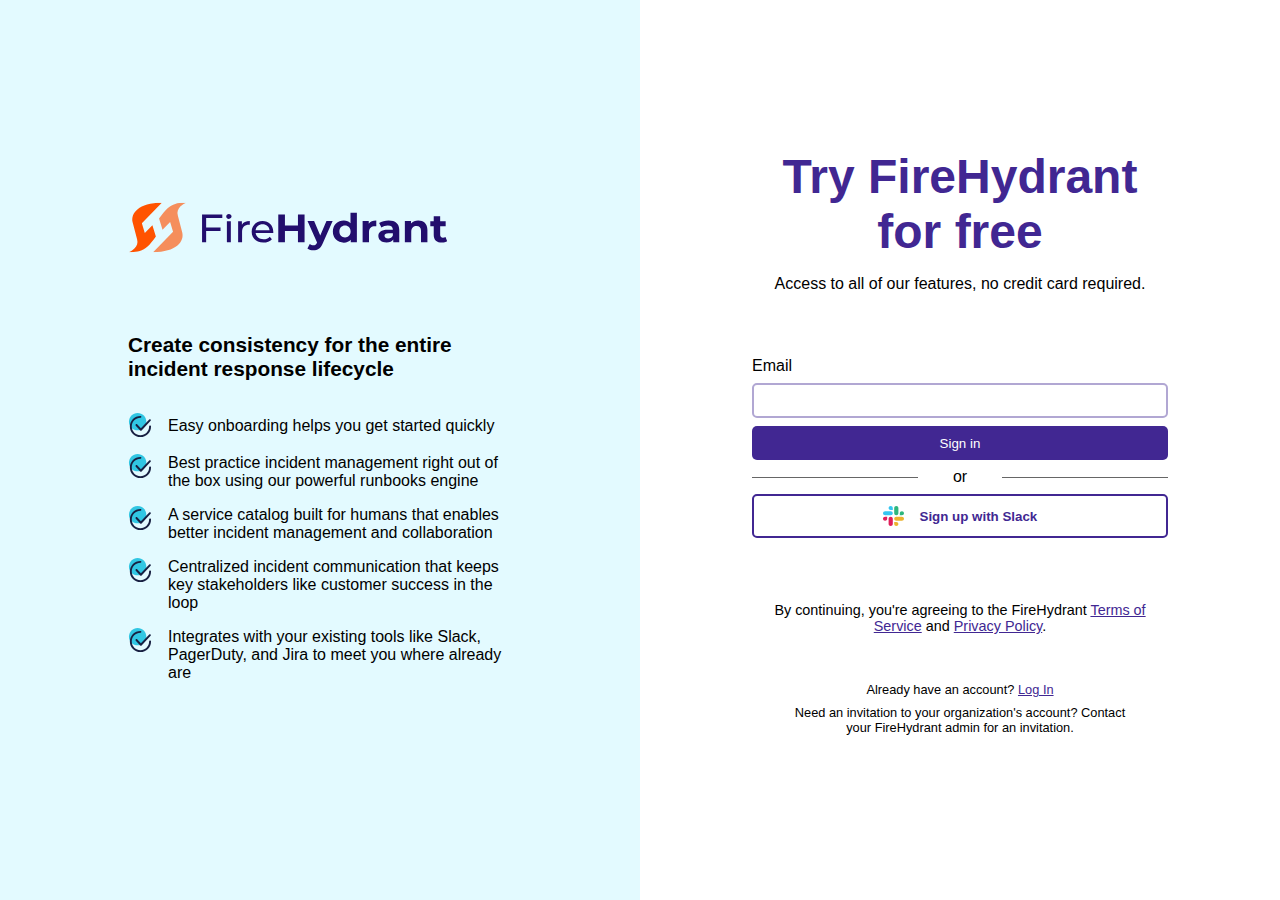
<file: createAC/index.html>
<!DOCTYPE html>
<html lang="en">

<head>
    <meta charset="UTF-8">
    <meta http-equiv="X-UA-Compatible" content="IE=edge">
    <meta name="viewport" content="width=device-width, initial-scale=1.0">
    <title>FireHydrant.io - simple incident response software</title>
    <link rel="icon" href="../img/trust_screen_1.svg" sizes="any" type="image/svg+xml">
    <link rel="stylesheet" href="./style.css">
</head>

<body>
    <div class="container">
        <div class="left">
            <img src="../img/logo.svg" alt="">
            <div class="heading">Create consistency for the entire incident response lifecycle</div>
            <div class="para">
                <img src="../img/registration_check.svg" class="right-tick" alt="">
                <span>Easy onboarding helps you get started quickly</span>
            </div>
            <div class="para">
                <img src="../img/registration_check.svg" class="right-tick" alt="">
                <span>Best practice incident management right out of the box using our powerful runbooks engine</span>
            </div>
            <div class="para">
                <img src="../img/registration_check.svg" class="right-tick" alt="">
                <span>A service catalog built for humans that enables better incident management and
                    collaboration</span>
            </div>
            <div class="para">
                <img src="../img/registration_check.svg" class="right-tick" alt="">
                <span>Centralized incident communication that keeps key stakeholders like customer success in the
                    loop</span>
            </div>
            <div class="para">
                <img src="../img/registration_check.svg" class="right-tick" alt="">
                <span>Integrates with your existing tools like Slack, PagerDuty, and Jira to meet you where already
                    are</span>
            </div>
        </div>
        <div class="right">
            <div class="heading">Try FireHydrant for free</div>
            <p>Access to all of our features, no credit card required.</p>
            <label for="">Email</label>
            <input type="text">
            <button class="signIn">Sign in</button>
            <div class="line">
                <div class="left-line"></div>
                <span>or</span>
                <div class="right-line"></div>
            </div>
            <button class="sso"><img src="../img/slack.svg" alt=""> Sign up with Slack</button>

            <p class="text">By continuing, you're agreeing to the FireHydrant <a href="#!">Terms of Service</a> and <a href="#!">Privacy Policy</a>.</p>
            <p class="logIn">Already have an account? <a href="../signIn/index.html">Log In</a></p>
            <p class="para">Need an invitation to your organization's account? Contact your FireHydrant admin for an invitation.</p>
        </div>
    </div>
</body>

</html>
</file>
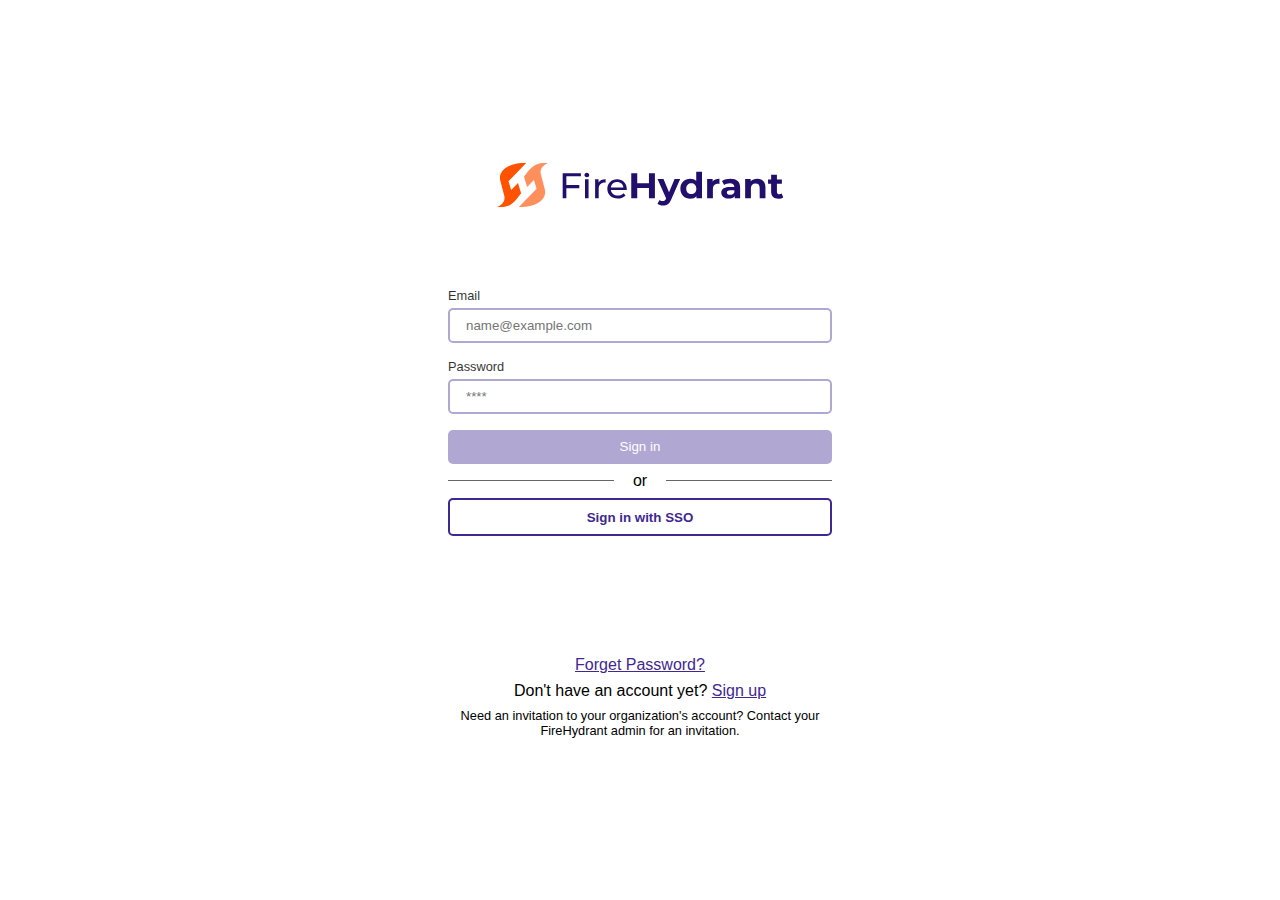
<file: signIn/index.html>
<!DOCTYPE html>
<html lang="en">

<head>
    <meta charset="UTF-8">
    <meta http-equiv="X-UA-Compatible" content="IE=edge">
    <meta name="viewport" content="width=device-width, initial-scale=1.0">
    <link rel="stylesheet" href="./style.css">
    <link rel="icon" href="../img/trust_screen_1.svg" sizes="any" type="image/svg+xml">
    <title>FireHydrant.io - simple incident response software</title>
</head>

<body>
    <div class="wrapper">
        <div class="container">
            <img src="../img/logo.svg" alt="">
            <form action="#">
                <label for="">Email</label>
                <input type="text" placeholder="name@example.com">
                <label for="">Password</label>
                <input type="text" placeholder="****">
                <button class="signIn">Sign in</button>
                <div class="line">
                    <div class="left-line"></div>
                    <span>or</span>
                    <div class="right-line"></div>
                </div>
                <button class="sso">Sign in with SSO</button>
            </form>

            <div class="recovery">
                <a href="#!">Forget Password?</a>
                <span>Don't have an account yet? <a href="../createAC/index.html">Sign up</a></span>
                <p>Need an invitation to your organization's account? Contact your FireHydrant admin for an invitation.
                </p>
            </div>
        </div>
    </div>
</body>

</html>
</file>
<file: createAC/style.css>
*{
    margin: 0;
    padding: 0;
    box-sizing: border-box;
    font-family: 'Poppins',sans-serif;
}
.container{
    display: flex;
    width: 100vw;
    height: 100vh;
}
.left
{
    background-color: #e3faff;
    height: 100vh;
    width: 50vw;
    display: flex;
    flex-direction: column;
    /* align-items: center; */
    justify-content: center;
    padding: 0 8rem;
}
.left img{
    width: 20rem;
    margin-bottom: 5rem;
}
.left .heading{
    font-weight: bold;
    font-size: 1.3rem;
    margin-bottom: 2rem;
}
.para{
    display: flex;
    align-items: center;
    margin-bottom: 1rem;
}
.left .para .right-tick{
    width: 1.5rem;
    margin-right: 1rem;
    align-self: flex-start;
    margin-bottom: 0;
}



.right{
    display: flex;
    flex-direction: column;
    justify-content: center;
    width: 50vw;
    padding: 0 7rem;
}
.right .heading{
    color: #412792;
    font-size: 3rem;
    font-weight: bold;
    margin-bottom: 1rem;
    text-align: center;
}
p{
    margin-bottom: 4rem;
    text-align: center;
}

label{
    display: block;
    margin-bottom: 0.5rem;
}
input{
    padding: 0.5rem;
    border-radius: 5px;
    border: 2px solid #b1a7d3;
    margin-bottom: 0.5rem;
    outline: none;
}
button{
    /* width: 30vw; */
    padding: 0.6rem 0;
    border-radius: 5px;   
    outline: none;
    margin-bottom: 0.5rem;
    cursor: pointer;
}
button.signIn{
    border: 0;
    background-color: #412792;
    color: #fff;
    font-weight: 500;
}

button.signIn:hover{
    background-color: #412792;
}
.line{
    display: flex;
    align-items: center;
    justify-content: space-between;
    margin-bottom: 0.5rem;
}
.line .left-line,
.line .right-line{
    width: 13vw;
    height: 1px;
    background-color: #000;
    opacity: 0.6;
}
button.sso{
    border: 2px solid #412792;
    color: #412792;
    background: transparent;
    font-weight: bold;
    display: flex;
    align-items: center;
    justify-content: center;
    margin-bottom: 4rem;
}
button.sso img{
    width: 1.3rem;
    margin-right: 1rem;
}
.text{
    font-size: 0.9rem;
    margin-bottom: 3rem;
}
p a
{
    color: #412792;
}
p.logIn{
    font-size: 0.8rem;
    margin-bottom: 0.5rem;
}
p.para{
    font-size: 0.8rem;
    padding: 0 2rem;
}
</file>
<file: signIn/style.css>
*{
    margin: 0;
    padding: 0;
    box-sizing: border-box;
    font-family: 'Poppins', sans-serif;
}
.wrapper{
    display: flex;
    align-items: center;
    justify-content: center;
    width: 100vw;
    height: 100vh;
}
.container{
    display: flex;
    flex-direction: column;
    align-items: center;
}
form{
    margin-bottom: 7rem;
}
.container img{
    width: 18rem;
    margin-bottom: 5rem;
}
.container label{
    font-size: 0.8rem;
    display: block;
    color: #000;
    opacity: 0.8;
    margin-bottom: 0.3rem;
}
.container input{
    padding: 0.5rem 1rem;
    border-radius: 5px;
    border: 2px solid #b1a7d3;
    display: block;
    width: 30vw;
    margin-bottom: 1rem;
    outline: none;
}
button{
    width: 30vw;
    padding: 0.6rem 0;
    border-radius: 5px;   
    outline: none;
    margin-bottom: 0.5rem;
    cursor: pointer;
}
button.signIn{
    border: 0;
    background-color: #b1a7d3;
    color: #fff;
    font-weight: 500;
}

button.signIn:hover{
    background-color: #412792;
}
.line{
    display: flex;
    align-items: center;
    justify-content: space-between;
    margin-bottom: 0.5rem;
}
.line .left-line,
.line .right-line{
    width: 13vw;
    height: 1px;
    background-color: #000;
    opacity: 0.6;
}
button.sso{
    border: 2px solid #412792;
    color: #412792;
    background: transparent;
    font-weight: bold;
}
.recovery{
    display: flex;
    flex-direction: column;
    align-items: center;
    width: 30vw;
}
.recovery a{
    color: #412792;
}
.recovery p{
    text-align: center;
    font-size: 0.8rem;
}
.recovery span{
    margin: 0.5rem 0;
}
</file>
